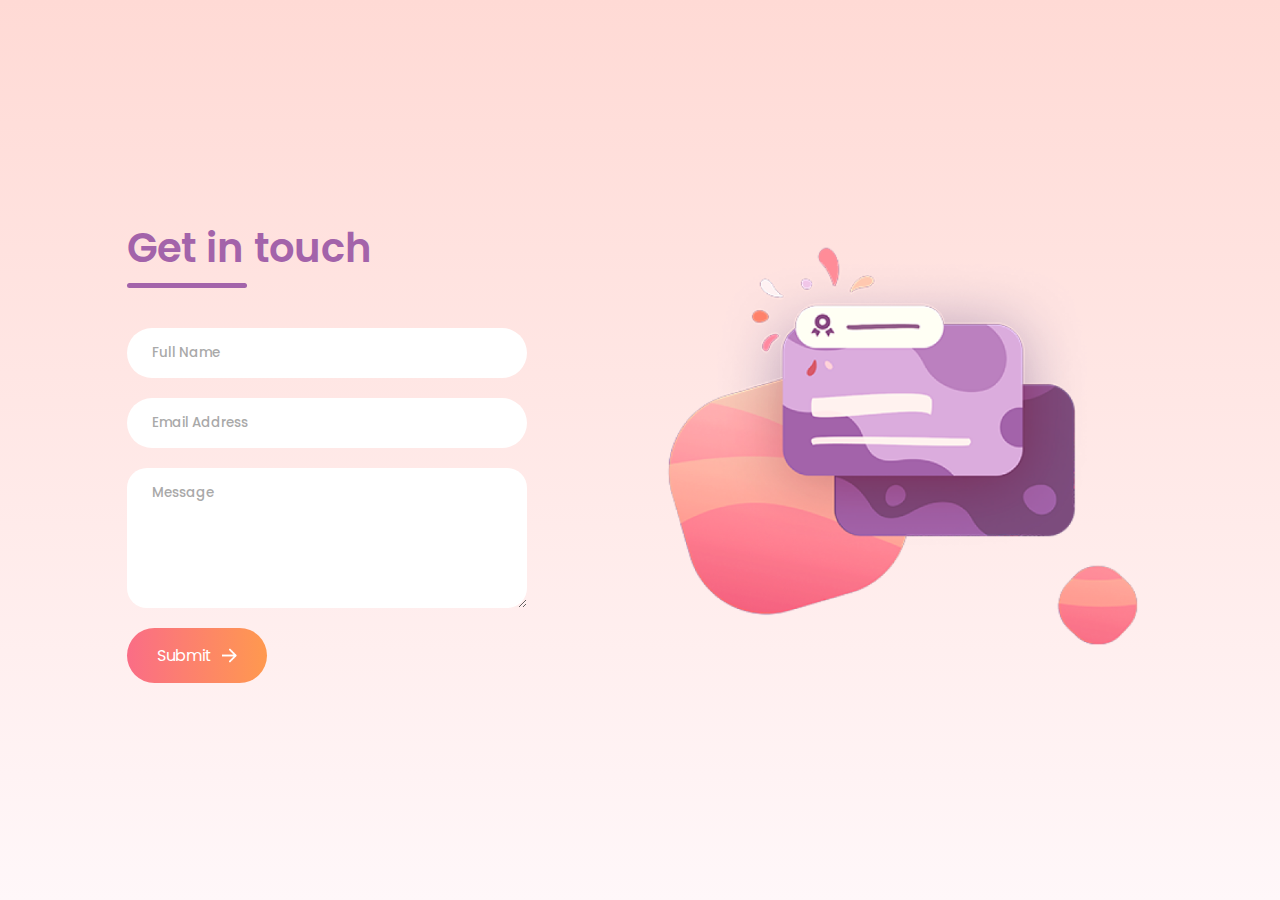
<file: Contact Form with Email-Response Integration/HTML/ContactForm.html>
<!DOCTYPE html>
<html>
    <head>
        <meta charset="utf-8">
        <meta http-equiv="X-UA-Compatible" content="IE=edge">
        <title>Contact Form</title>
        <meta name="Author" content="Aditya Chavan">
        <meta name="viewport" content="width=device-width, initial-scale=1">
        <link rel="stylesheet" href="../CSS/ContactForm.css">
    </head>
    <body>
        <div class="contact-container">
            <form action="https://api.web3forms.com/submit" method="POST" class="contact-left">
                <div class="contact-left-title">
                    <h2>Get in touch</h2>
                    <hr>
                </div>
                <input type="hidden" name="access_key" value="YOUR_ACCESS_KEY_HERE">
                <input type="text" name="name" placeholder="Full Name" class="contact-inputs" required>
                <input type="email" name="email" placeholder="Email Address" class="contact-inputs" required>
                <textarea name="message" placeholder="Message" class="contact-inputs" required></textarea>
                <button type="submit">Submit <img src="../Images/arrow_icon.png" alt="arrow arrow_icon"></button>
            </form>
            <div class="contact-right">
                <img src="../Images/right_img.png" alt="Graphics">
            </div>
        </div>
    </body>
</html>
</file>
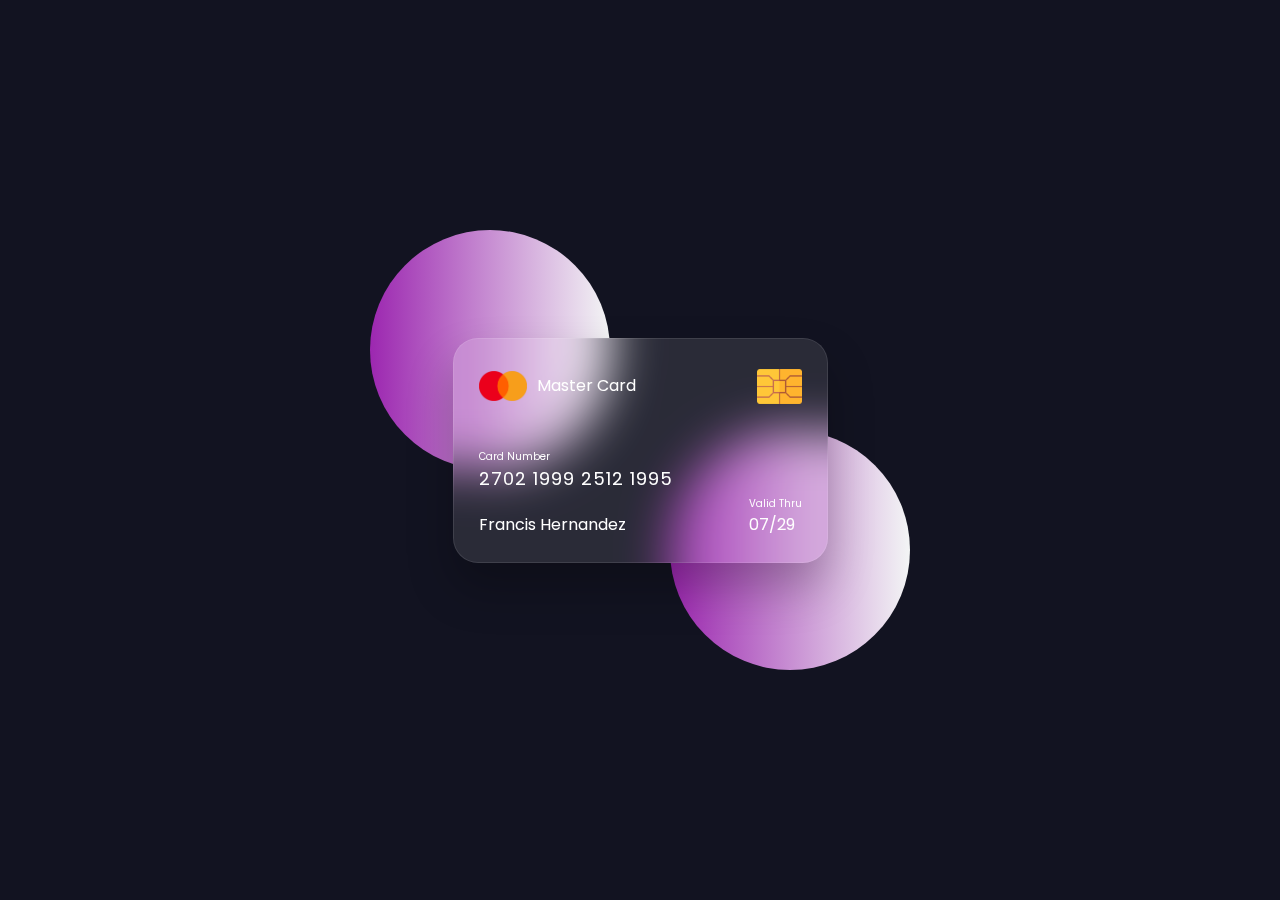
<file: Debit Card Flip Hover/HTML/Flipping_card_UI.html>
<!DOCTYPE html>
<html>
    <head>
        <meta charset="utf-8">
        <meta http-equiv="X-UA-Compatible" content="IE=edge">
        <title>Flipping Debit Card</title>
        <meta name="description" content="">
        <meta name="viewport" content="width=device-width, initial-scale=1">
        <link rel="stylesheet" href="../CSS/Flipping_card_UI.css">
    </head>
    <body>
        <section>
            <div class="container">
                <div class="card front-face">
                    <header>
                        <span class="logo">
                            <img src="../Images/logo.png" alt="Card Logo">
                            <h5>Master Card</h5>
                        </span>
                        <img src="../Images/chip.png" alt="Chip Logo" class="chip">
                    </header>
                    <div class="card-details">
                        <div class="name-number">
                            <h6>Card Number</h6>
                            <h5 class="number">2702 1999 2512 1995</h5>
                            <h5 class="name">Francis Hernandez</h5>
                        </div>
                        <div class="valid-date">
                            <h6>Valid Thru</h6>
                            <h5>07/29</h5>
                        </div>
                    </div>
                </div>
                <div class="card back-face">
                    <h6>
                        For Customer Service call +7784 5757 1445 or email at 
                        support@mastercard.com
                    </h6>
                    <span class="magnetic-strip"></span>
                    <div class="signature"><i>007</i></div>
                    <h5>Lorem ipsum dolor sit, amet consectetur adipisicing elit. Neque, maiores asperiores temporibus iste reprehenderit tenetur accusamus delectus dignissimos, quis mollitia unde ducimus corrupti qui itaque, velit non est perferendis. Itaque?</h5>  
                    
                </div>
            </div>
        </section>
    </body>
</html>
</file>
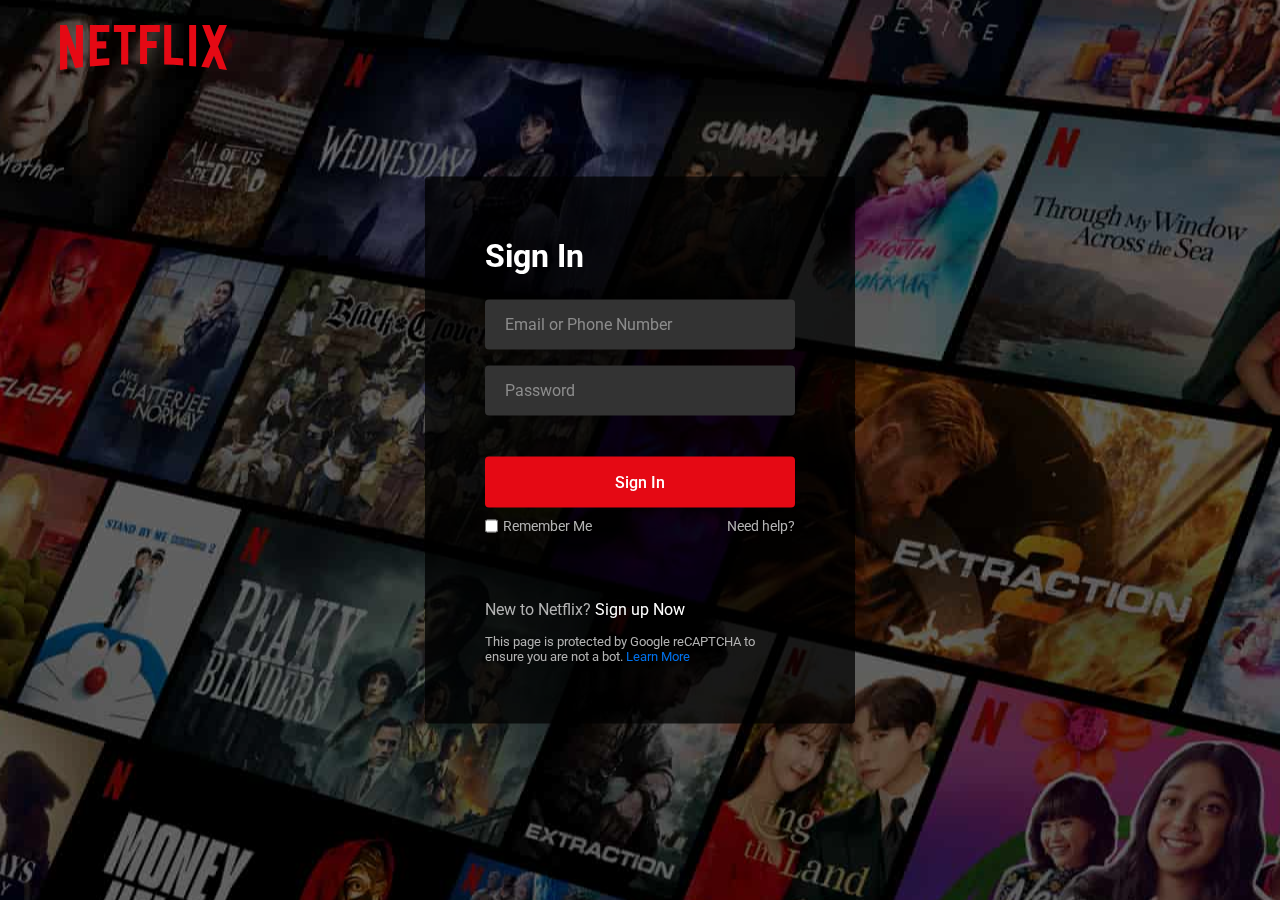
<file: Netflix Login Page/HTML/loginpage.html>
<!DOCTYPE html>
<html>
    <head>
        <meta charset="utf-8">
        <meta http-equiv="X-UA-Compatible" content="IE=edge">
        <title>Netflix Login Page</title>
        <meta name="Author" content="Aditya Chavan">
        <meta name="viewport" content="width=device-width, initial-scale=1">
        <link rel="stylesheet" href="../CSS/loginpage.css">
    </head>
    <body>
        <nav>
            <a href="#"><img src="../Images/logo.svg" alt="Netflix Logo"></a>
        </nav>
        <div class="form-wrapper">
            <h2>Sign In</h2>
            <form action="#">
                <div class="form-control">
                    <input type="text" required>
                    <label>Email or Phone Number</label>
                </div>
                <div class="form-control">
                    <input type="password" required>
                    <label>Password</label>
                </div>
                <button type="submit">Sign In</button>
                <div class="form-help">
                    <div class="remember-me">
                        <input type="checkbox" id="remember-me">
                        <label for="remember-me">Remember Me</label>
                    </div>
                    <a href="#">Need help?</a>
                </div>  
            </form>
            <p>New to Netflix? <a href="#">Sign up Now</a></p>
            <small>
                This page is protected by Google reCAPTCHA to ensure you are not a bot. 
                <a href="#">Learn More</a>
            </small>
        </div>
    </body>
</html>
</file>
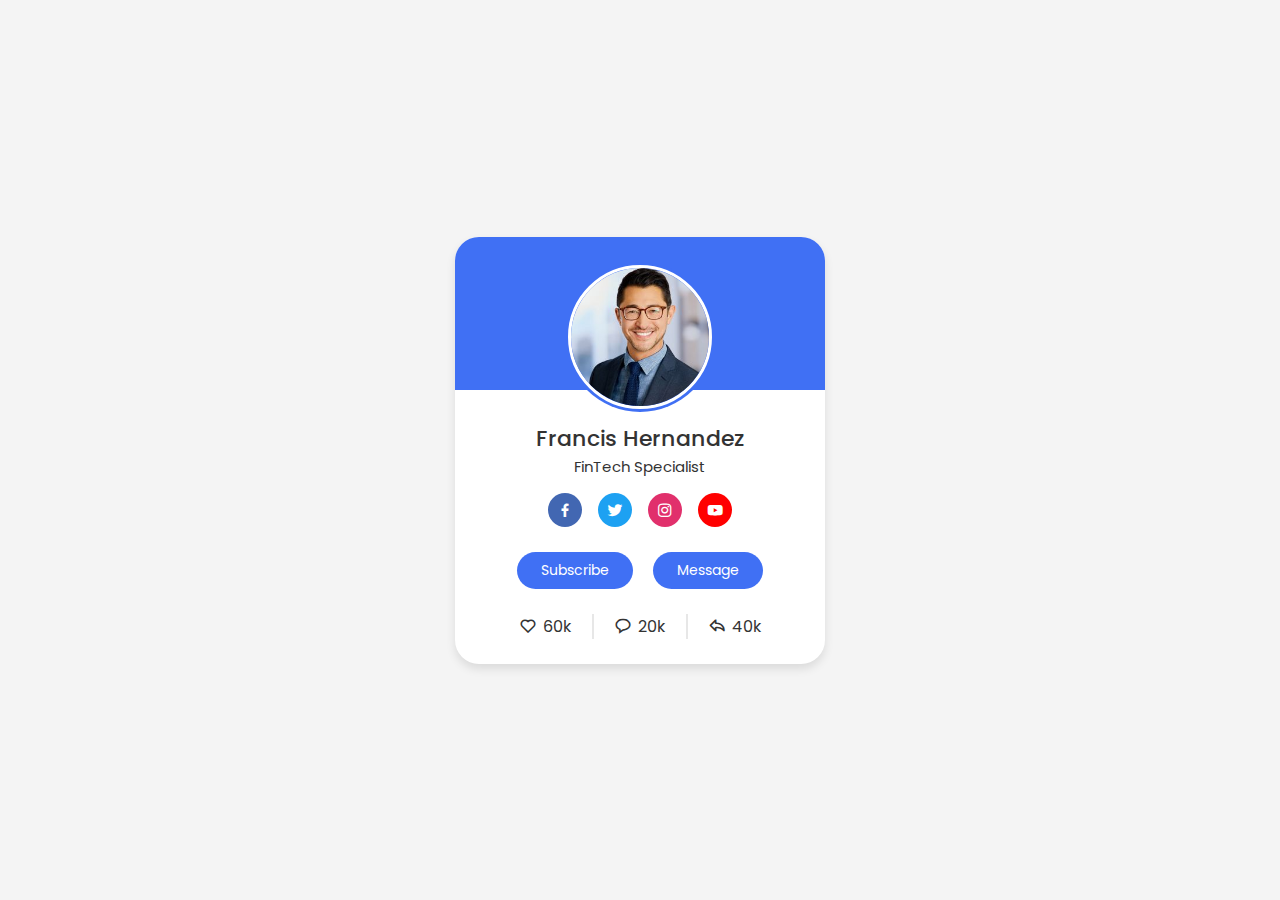
<file: Responsive Profile Card/HTML/Responsive_Profile_Card.html>
<!DOCTYPE html>
<html>
    <head>
        <meta charset="utf-8">
        <meta http-equiv="X-UA-Compatible" content="IE=edge">
        <title>Responsive Profile Card</title>
        <meta name="Author" content="Aditya Chavan">
        <meta name="viewport" content="width=device-width, initial-scale=1">
        <link rel="stylesheet" href="../CSS/Responsive_Profile_Card.css">
        <link href='https://unpkg.com/boxicons@2.1.4/css/boxicons.min.css' rel='stylesheet'>
    </head>
    <body>
        <div class="profile-card">
            <div class="image">
                <img src="../Images/Profile.jpeg" alt="" class="profile-image">
            </div>
            <div class="text-data">
                <span class="name">Francis Hernandez</span>
                <span class="job">FinTech Specialist</span>
            </div>
            <div class="media-buttons">
                <a href="#" style = "background: #4267b2" class="link">
                    <i class='bx bxl-facebook'></i>
                </a>
                <a href="#" style = "background: #1da1f2" class="link">
                    <i class='bx bxl-twitter' ></i>
                </a>
                <a href="#" style = "background: #e1306c" class="link">
                    <i class='bx bxl-instagram' ></i>
                </a>
                <a href="#" style = "background: #ff0000" class="link">
                    <i class='bx bxl-youtube'></i>
                </a>
            </div>
            <div class="buttons">
                <button class="button">Subscribe</button>
                <button class="button">Message</button>
            </div>
            <div class="analytics">
                <div class="data">
                    <i class='bx bx-heart' ></i>
                    <span class="number">60k</span>
                </div>
                <div class="data">
                    <i class='bx bx-message-rounded' ></i>
                    <span class="number">20k</span>
                </div>
                <div class="data">
                    <i class='bx bx-share' ></i>
                    <span class="number">40k</span>
                </div>
            </div>
        </div>
    </body>
</html>
</file>
<file: Contact Form with Email-Response Integration/CSS/ContactForm.css>
@import url('https://fonts.googleapis.com/css2?family=Poppins:wght@300;400;500;600&display=swap');

*{
    margin: 0;
    padding: 0;
    box-sizing: border-box;
    font-family: 'Poppins', sans-serif;
}
body{
    background: linear-gradient(#ffdad5,#fff7f9);
}
.contact-container{
    height: 100vh;
    display: flex;
    align-items: center;
    justify-content: space-evenly;
}
.contact-left{
    display: flex;
    flex-direction: column;
    align-items: start;
    gap: 20px;
}
.contact-left-title h2{
    font-size: 40px;
    font-weight: 600;
    color: #a363aa;
    margin-bottom: 5px;
}
.contact-left-title hr{
    border: none;
    width: 120px;
    height: 5px;
    background-color: #a363aa;
    border-radius: 10px;
    margin-bottom: 20px;
}
.contact-inputs{
    width: 400px;
    height: 50px;
    border: none;
    outline: none;
    padding-left: 25px;
    font-weight: 500;
    color: #666;
    border-radius: 50px;
}
.contact-left textarea{
    height: 140px;
    padding-top: 15px;
    border-radius: 20px;
}
.contact-inputs:focus{
    border: 2px solid #ff994f;
}
.contact-inputs::placeholder{
    color: #a9a9a9;
}
.contact-left button{
    display: flex;
    align-items: center;
    padding: 15px 30px;
    font-size: 16px;
    color: #fff;
    gap: 10px;
    border: none;
    border-radius: 50px;
    background: linear-gradient(270deg, #ff994f, #fa6d86);
    cursor: pointer;
}
.contact-left button img{
    height: 15px;
}
.contact-right img{
    width: 500px;
}
@media(max-width:800px) {
    .contact-inputs{
        width: 80vw;
    }   
    .contact-right{
        display: none;
    } 
}
</file>
<file: Debit Card Flip Hover/CSS/Flipping_card_UI.css>
@import url('https://fonts.googleapis.com/css2?family=Poppins:wght@300;400;500;600&display=swap');

*{
    margin: 0;
    padding: 0;
    box-sizing: border-box;
    font-family: 'Poppins', sans-serif;
}
section{
    position: relative;
    min-height: 100vh;
    width: 100%;
    background: #121321;
    display: flex;
    align-items: center;
    justify-content: center;
    color: #fff;
    perspective: 1000px;
}
section::before{
    content: "";
    position: absolute;
    height: 240px;
    width: 240px;
    border-radius: 50%;
    transform: translate(-150px,-100px);
    background: linear-gradient(90deg, #9c27b0,#f3f5f5);
}
section::after{
    content: "";
    position: absolute;
    height: 240px;
    width: 240px;
    border-radius: 50%;
    transform: translate(150px,100px);
    background: linear-gradient(90deg, #9c27b0,#f3f5f5);

}
.container {
    position: relative;
    height: 225px;
    width: 375px;
    z-index: 100;
    transition: 0.6s;
    transform-style: preserve-3d;
}
.container:hover{
    transform: rotateY(180deg);
}
.container .card{
    position: absolute;
    height: 100%;
    width: 100%;
    padding: 25px;
    border-radius: 25px;
    backdrop-filter: blur(25px);
    background: rgba(255, 255, 255, 0.1);
    box-shadow: 0 25px 45px rgba(0, 0, 0, 0.25);
    border: 1px solid rgba(255, 255, 255, 0.1);
    backface-visibility:hidden ;
}
.front-face header,
.front-face .logo{
    display: flex;
    align-items: center;
}
.front-face header{
    justify-content: space-between;
}
.front-face .logo img{
    width: 48px;
    margin-right: 10px;
}
h5{
    font-size: 16px;
    font-weight: 400;
}
.front-face .chip{
    width: 45px;
}
.front-face .card-details{
    display: flex;
    margin-top: 40px;
    align-items:flex-end;
    justify-content: space-between;
}
h6{
    font-size: 10px;
    font-weight: 400;
}
h5.number{
    font-size: 18px;
    letter-spacing: 1px;
}
h5.name{
    margin-top: 20px;
}
.card.back-face{
    border: none;
    padding: 15px 25px 25px 25px;
    transform: rotateY(180deg);
}
.card.back-face h6{
    font-size: 8px;
}
.card.back-face .magnetic-strip{
    position: absolute;
    top: 40px;
    left: 0;
    height: 45px;
    width: 100%;
    background: #000;
}
.card.back-face .signature{
    display: flex;
    justify-content: flex-end;
    align-items: center;
    margin-top: 80px;
    height: 40px;
    border-radius: 6px;
    width: 85%;
    background: repeating-linear-gradient(#fff, #fff 3px, #efefef 8px,#efefef 9px);
}
.signature i{
    color: #000;
    font-size: 12px;
    padding: 4px 5px;
    border-radius: 4px;
    background-color:#fff;
    margin-right: -30px;
    z-index: -1;
}
.card.back-face h5{
    font-size: 8px;
    margin-top: 15px;
}
</file>
<file: Netflix Login Page/CSS/loginpage.css>
@import url('https://fonts.googleapis.com/css2?family=Roboto:wght@400;500;700&display=swap');

*{
    margin: 0;
    padding: 0;
    box-sizing: border-box;
    font-family: 'Roboto', sans-serif;
}
body{
    background: #000;
}
body::before{
    content: "";
    left: 0;
    top: 0;
    width: 100%;
    height: 100%;
    opacity: 0.5;
    background: url(../Images/hero-img.jpg);
    background-position: center;
    position: fixed;
    z-index: -1;
}
nav{
    position: fixed;
    z-index: 1;
    padding: 25px 60px;
}
nav a img{
    width: 167px;
    overflow: hidden;
}
.form-wrapper{
    position: absolute;
    left: 50%;
    top: 50%;
    width: 430px;
    padding: 60px;
    border-radius: 4px;
    background: rgba(0, 0, 0, 0.75);
    transform: translate(-50%, -50%);
}
.form-wrapper h2{
    color: #fff;
    font-size: 2rem;
}
.form-wrapper form{
    margin: 25px 0 65px;
}
form .form-control{
    position: relative;
    height: 50px;
    margin-bottom: 16px;
}
.form-control  input{
    height: 100%;
    width: 100%;
    background: #333;
    outline: none;
    border: none;
    color: #fff;
    font-size: 1rem;
    border-radius: 4px;
    padding: 0 20px;
}
.form-control input:is(:focus, :valid){
    padding: 16px 20px 0;
    background: #444;
}
.form-control label{
    position: absolute;
    left: 20px;
    top: 50%;
    color: #8c8c8c;
    pointer-events: none;
    font-size: 1rem;
    transform: translateY(-50%);
    transition: all 0.1s ease;
}
.form-control input:is(:focus, :valid) ~ label{
    font-size: 0.75rem;
    transform: translateY(-130%);
}
form button{
    width: 100%;
    padding: 16px 0;
    font-size: 1rem;
    border: none;
    outline: none;
    color: #fff;
    cursor: pointer;
    font-weight: 500;
    border-radius: 4px;
    background: #e50914;
    margin: 25px 0 10px;
    transition: 0.1s ease;
}
form button:hover{
    background: #c40812;
    
}
form .form-help{
    display: flex;
    justify-content: space-between;
}
form .remember-me{
    display: flex;
}
form .remember-me input{
    margin-right: 5px;
    accent-color: #b3b3b3;
}
form .form-help :where(label, a){
    font-size: 0.9rem;
}
.form-wrapper :where(label, p, small, a){
    color: #b3b3b3;
}
.form-wrapper p a{
    color: #fff;
}
.form-wrapper small{
    display: block;
    margin-top: 15px;
}
.form-wrapper small a{
    color: #0071eb;
}
.form-wrapper a{
    text-decoration: none;
}
.form-wrapper a:hover{
    text-decoration: underline;
}

@media (max-width: 740px){
    body::before{
        display: none;
    }
    nav, .form-wrapper{
        position: relative;
        padding: 20px;
    }
    nav a img{
        width: 100%;
        max-width: 170px;
    }
    .form-wrapper{
        position: absolute;
        top: auto;
        left: auto;
        transform: none;
        width: 100%;
        padding: 20px;
    }
    .form-wrapper form{
        margin: 25px 0 40px;
    }
}
</file>
<file: Responsive Profile Card/CSS/Responsive_Profile_Card.css>
@import url('https://fonts.googleapis.com/css2?family=Poppins:wght@300;400;500;600&display=swap');

*{
    margin: 0;
    padding: 0;
    box-sizing: border-box;
    font-family: 'Poppins', sans-serif;
}
body{
    height: 100vh ;
    display: flex;
    align-items: center;
    justify-content: center;
    background-color:#f4f4f4;
}
.profile-card{
    display: flex;
    flex-direction: column;
    align-items: center;
    max-width: 370px;
    width: 100%;
    background: #fff;
    border-radius: 24px;
    padding: 25px;
    box-shadow: 0 5px 10px rgba(0, 0, 0, 0.1);
    position: relative;
}
.profile-card::before{
    content: '';
    position: absolute;
    top: 0;
    left: 0;
    height: 36%;
    width: 100%;
    border-radius: 24px 24px 0 0 ;
    background-color: #4070f4;
}
.image {
    position: relative;
    height: 150px;
    width: 150px;
    border-radius:50%;
    background-color:#4070f4;
    padding: 3px;
    margin-bottom: 10px;
}
.image .profile-image{
    height: 100%;
    width: 100%;
    object-fit: cover;
    border-radius: 50%;
    border: 3px solid #fff;
}
.profile-card .text-data{
    display: flex;
    flex-direction: column;
    align-items: center;
    color: #333;
}

.text-data .name{
    font-size: 22px;
    font-weight:500 ;
}
.text-data .job{
    font-size: 15px;
    font-weight:400 ;
}
.profile-card .media-buttons{
    display: flex;
    align-items: center;
    margin-top: 15px;
}
.media-buttons .link{
    display: flex;
    align-items: center;
    justify-content: center;
    color: #fff;
    font-size: 18px;
    height: 34px;
    width: 34px;
    border-radius: 50%;
    margin: 0 8px;
    background-color: #4070f4;
    text-decoration: none;
}
.profile-card .buttons{
    display: flex;
    align-items: center;
    margin-top: 25px;
}
.buttons .button{
    color: #fff;
    font-size: 14px;
    font-weight:400 ;
    border: none;
    border-radius: 24px;
    margin:0 10px;
    padding: 8px 24px;
    background-color: #4070f4;
    transition: all 0.3s ease;
}
.buttons .button:hover{
    background-color: #0e4bf1;
}
.profile-card .analytics{
    display: flex;
    align-items: center;
    margin-top: 25px;
}
.analytics .data{
    display: flex;
    align-items: center;   
    color:#333;
    padding: 0 20px;
    border-right: 2px solid #e7e7e7;
}
.data i{
   font-size: 18px;
   margin-right: 6px;  
}
.data:last-child{
    border-right: none;

}
</file>
